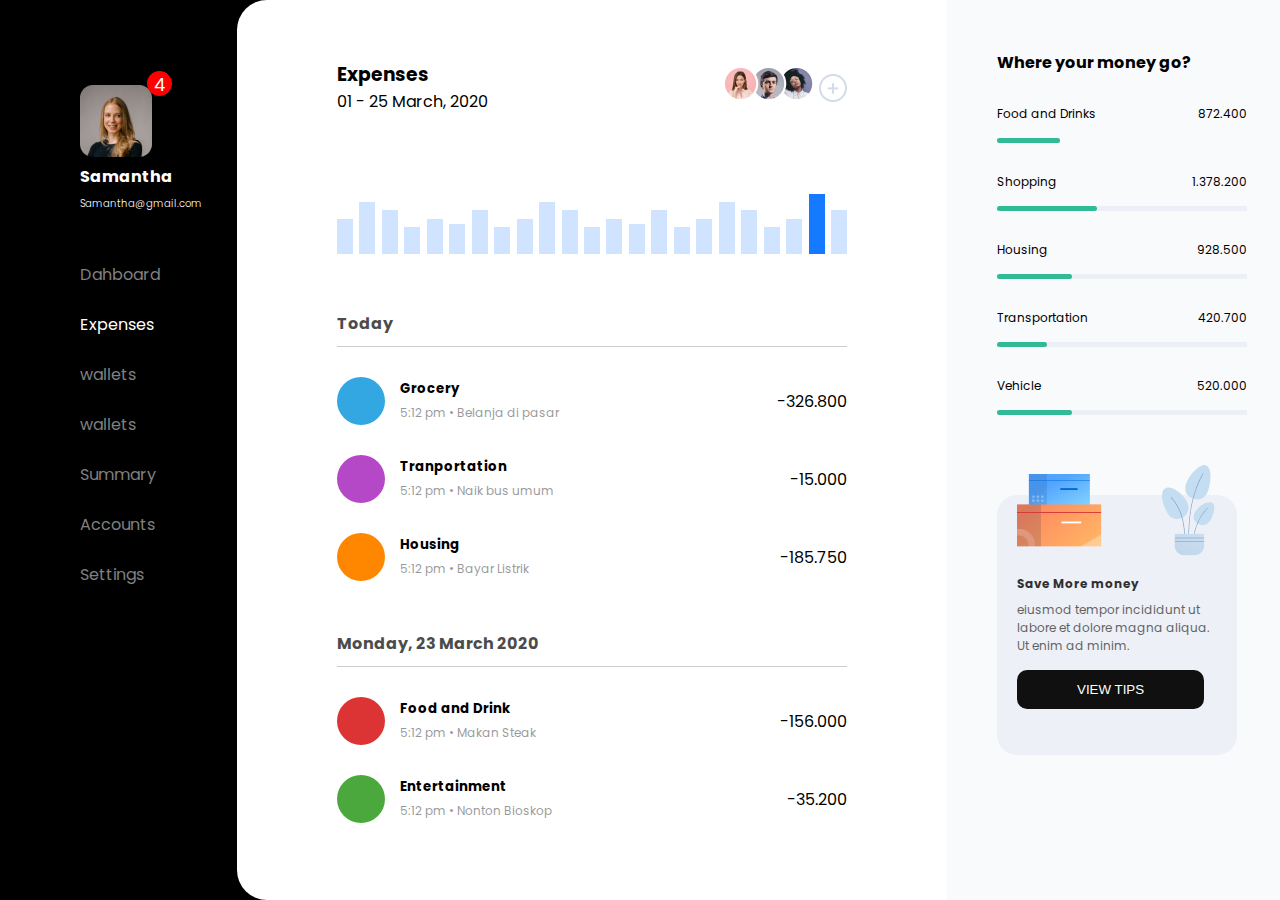
<file: dashboard.html>
<!DOCTYPE html>
<html lang="en">

<head>
    <meta charset="UTF-8">
    <meta name="viewport" content="width=device-width, initial-scale=1.0">
    <title>Dashboard</title>
    <link rel="stylesheet" href="./styles/dashboard.css">
    <link rel="preconnect" href="https://fonts.googleapis.com">
    <link rel="preconnect" href="https://fonts.gstatic.com" crossorigin>
    <link
        href="https://fonts.googleapis.com/css2?family=Poppins:ital,wght@0,100;0,200;0,300;0,400;0,500;0,600;0,700;0,800;0,900;1,100;1,200;1,300;1,400;1,500;1,600;1,700;1,800;1,900&display=swap"
        rel="stylesheet">
    <link rel="stylesheet" href="https://cdnjs.cloudflare.com/ajax/libs/font-awesome/6.5.2/css/all.min.css"
        integrity="sha512-SnH5WK+bZxgPHs44uWIX+LLJAJ9/2PkPKZ5QiAj6Ta86w+fsb2TkcmfRyVX3pBnMFcV7oQPJkl9QevSCWr3W6A=="
        crossorigin="anonymous" referrerpolicy="no-referrer" />

</head>

<body>

    <section>
        <div class="container">
            <div class="dash__body">
                <div class="dash__left__sidebar">
                    <div class="profile">
                        <img src="./assests/Profile.png" alt="">
                        <h4>Samantha</h4>
                        <span class="email">Samantha@gmail.com</span>
                        <span class="notfication">4</span>

                    </div>
                    <div class="dash__menue__container">
                        <div class="dash__menue">
                            <ul>
                                <li><a href="">Dahboard</a></li>
                                <li><a class="active" href="">Expenses</a></li>
                                <li><a href="">wallets</a></li>
                                <li><a href="">wallets</a></li>
                                <li><a href="">Summary</a></li>
                                <li><a href="">Accounts</a></li>
                                <li><a href="">Settings</a></li>
                            </ul>
                        </div>
                    </div>
                </div>

                <div class="dash__right__part">
                    <div class="Left__content_container">

                        <div class="bx__one">
                            <div>
                                <h3>Expenses</h3>
                                <span>01 - 25 March, 2020</span>
                            </div>
                            <div>
                                <img src="./assests/Group 9.png" alt="">
                                <img src="./assests/Group 3 Copy 7.png" alt="">

                            </div>
                        </div>

                        <div class="stats">
                            <img src="./assests/Stats.png" alt="">
                        </div>
<!-- 
                        <div>
                            <canvas id="myChart"></canvas>
                        </div> -->

                        <div class="expenses">
                            <div class="expenses__heading">
                                <h4>Today</h4>
                                <i class="fa-solid fa-ellipsis"></i>
                            </div>
                            <div class="expenses__item__lists">

                                <div class="list__one">
                                    <div class="list__content">
                                        <div class="list__style">
                                            <div>
                                                <i class="fa-solid fa-cart-shopping"></i>
                                            </div>
                                            <div class="item__name">
                                                <h5>Grocery</h5>
                                                <span>5:12 pm • Belanja di pasar</span>
                                            </div>
                                        </div>
                                        <div>-326.800</div>
                                    </div>


                                </div>

                                <div class="list__one">
                                    <div class="list__content">
                                        <div class="list__style">
                                            <div>
                                                <i class="fa-solid fa-bus-simple"
                                                    style="background-color: #B548C6;"></i>
                                            </div>
                                            <div class="item__name">
                                                <h5>Tranportation</h5>
                                                <span>5:12 pm • Naik bus umum</span>
                                            </div>
                                        </div>
                                        <div>-15.000</div>
                                    </div>


                                </div>

                                <div class="list__one">
                                    <div class="list__content">
                                        <div class="list__style">
                                            <div>
                                                <i class="fa-solid fa-house" style="background-color: #FF8700;"></i>
                                            </div>
                                            <div class="item__name">
                                                <h5>Housing</h5>
                                                <span>5:12 pm • Bayar Listrik</span>
                                            </div>
                                        </div>
                                        <div>-185.750</div>
                                    </div>


                                </div>

                            </div>
                        </div>
                        <div class="expenses">
                            <div class="expenses__heading">
                                <h4>Monday, 23 March 2020</h4>
                                <i class="fa-solid fa-ellipsis"></i>
                            </div>
                            <div class="expenses__item__lists">

                                <div class="list__one">
                                    <div class="list__content">
                                        <div class="list__style">
                                            <div>
                                                <i class="fa-solid fa-bread-slice"
                                                    style="background-color: #DC3434;"></i>
                                            </div>
                                            <div class="item__name">
                                                <h5>Food and Drink</h5>
                                                <span>5:12 pm • Makan Steak</span>
                                            </div>
                                        </div>
                                        <div>-156.000</div>
                                    </div>


                                </div>

                                <div class="list__one">
                                    <div class="list__content">
                                        <div class="list__style">
                                            <div>
                                                <i class="fa-solid fa-circle-play"
                                                    style="background-color: #4BA83D;"></i>
                                            </div>
                                            <div class="item__name">
                                                <h5>Entertainment</h5>
                                                <span>5:12 pm • Nonton Bioskop</span>
                                            </div>
                                        </div>
                                        <div>-35.200</div>
                                    </div>


                                </div>
                            </div>
                        </div>
                    </div>

                    <div class="right__content_container">

                        <h4>Where your money go?</h4>

                        <div class="progress__bar__body">
                            <div class="bar__one">
                                <div class="bar__heading">
                                    <span>Food and Drinks</span>
                                    <span>872.400</span>
                                </div>
                                <div class="bar__main__body">
                                    <div class="incresing__bar" style="width: 25%;">
                                        <div class="incresing__bar__inner"></div>
                                    </div>
                                </div>
                            </div>
                            <div class="bar__one">
                                <div class="bar__heading">
                                    <span>Shopping</span>
                                    <span>1.378.200</span>
                                </div>
                                <div class="bar__main__body">
                                    <div class="incresing__bar">
                                        <div class="incresing__bar__inner" style="width: 40%;"></div>
                                    </div>
                                </div>
                            </div>
                            <div class="bar__one">
                                <div class="bar__heading">
                                    <span>Housing</span>
                                    <span>928.500</span>
                                </div>
                                <div class="bar__main__body">
                                    <div class="incresing__bar">
                                        <div class="incresing__bar__inner" style="width: 30%;"></div>
                                    </div>
                                </div>
                            </div>
                            <div class="bar__one">
                                <div class="bar__heading">
                                    <span>Transportation</span>
                                    <span>420.700</span>
                                </div>
                                <div class="bar__main__body">
                                    <div class="incresing__bar">
                                        <div class="incresing__bar__inner" style="width: 20%;"></div>
                                    </div>
                                </div>
                            </div>
                            <div class="bar__one">
                                <div class="bar__heading">
                                    <span>Vehicle</span>
                                    <span>520.000</span>
                                </div>
                                <div class="bar__main__body">
                                    <div class="incresing__bar">
                                        <div class="incresing__bar__inner" style="width: 30%;"></div>
                                    </div>
                                </div>
                            </div>


                        </div>

                        <div class="card__container">
                            <div class="card">
                                <div class="card__body">
                                    <div class="card__img__body">
                                        <div class="card__img">
                                            <div>
                                                <img src="./assests/Illustration.png" alt="">
                                            </div>
                                            <div>
                                                <img src="./assests/Illustration tree.png" alt="">
                                            </div>
                                        </div>
                                    </div>
                                    <div class="card__content">
                                        <div>
                                            <h5>Save More money</h5>
                                            <p>
                                                eiusmod tempor incididunt ut labore et dolore magna aliqua. Ut enim ad
                                                minim.
                                            </p>
                                        </div>
                                        <div class="btn"><button>VIEW TIPS</button></div>
                                    </div>


                                </div>

                            </div>
                        </div>

                    </div>
                </div>
            </div>
        </div>
    </section>

    <!-- <script src="https://cdn.jsdelivr.net/npm/chart.js"></script> -->


    <!-- <script>
        const ctx = document.getElementById('myChart').getContext('2d');
      
        new Chart(ctx, {
          type: 'bar',
          data: {
            labels: ['Red', 'Blue', 'Yellow', 'Green', 'Purple', 'Orange'],
            datasets: [{
              label: '# of Votes',
              data: [12, 19, 3, 5, 2, 3],
              borderWidth: 1
            }]
          },
          options: {
           events:[click],
          }
        });
      </script> -->
</body>

</html>
</file>
<file: styles/dashboard.css>
* {
  margin: 0px;
  padding: 0px;
  box-sizing: border-box;
}

:root {
  --logo_font: "Oranienbaum", serif;
}

@font-face {
  font-family: switzer;
  src: url("../fonts/Switzer-Variable.ttf");
}

@font-face {
  font-family: boska;
  /* src: url("./fonts/Boska-Variable.ttf"); */
  src: url("../fonts/Boska-Variable.ttf");
}
@font-face {
  font-family: boska_italic;
  /* src: url("./fonts/Boska-VariableItalic.ttf"); */
  src: url("../fonts/Switzer-VariableItalic.ttf");
}

/* dashboad */



.container {
  max-width: 1440px;
  margin: 0 auto;

  .dash__body {
    background-color: black;
    font-family: "Poppins", sans-serif;
    display: flex;

    .dash__left__sidebar {
      color: #fff;
      width: 237px;
      height: 100vh;
      display: flex;
      justify-content: left;
      align-items: start;
      flex-direction: column;
      gap: 50px;
      padding: 65px 80px;

      .profile {
        display: flex;
        flex-direction: column;
        justify-content: left;
        align-items: start;
        gap: 7px;
        margin-top: 20px;
        position: relative;

        .email {
          font-size: 10px;
          font-weight: 300;
          font-style: normal;
        }

        .notfication {
          width: 25px;
          height: 25px;
          border-radius: 50%;
          text-align: center;
          position: absolute;
          top: -14px;
          right: 30px;
          background-color: red;
          color: #fff;
          font-size: 18px;
        }
      }

      .dash__menue__container {
        .dash__menue {
          ul {
            li {
              list-style: none;
              margin-bottom: 25px;

              a {
                text-decoration: none;
                color: gray;
              }
            }
          }
          .active {
            color: #fff;
          }
        }
      }
    }

    .dash__right__part {
      background-color: #fff;
      flex: 1;
      /* display: flex; */
      display: grid;
      grid-template-columns: 1fr 350px;
      border-radius: 30px;

      .Left__content_container {
        display: flex;
        flex-direction: column;
        gap: 50px;
        padding: 60px 100px;

        .bx__one {
          display: flex;
          justify-content: space-between;
          align-items: center;
        }

        .stats {
          margin-top: 30px;
        }

        .expenses {
          .expenses__heading {
            h4 {
              margin-bottom: 10px;
              opacity: 0.7;
            }
            display: flex;
            justify-content: space-between;
            align-items: center;
            border-bottom: 1px solid rgb(128 128 128 / 40%);
            i {
              opacity: 0.4;
            }
          }

          .expenses__item__lists {
            .list__one {
              margin-top: 30px;
              .list__content {
                display: flex;
                justify-content: space-between;
                align-items: center;

                .list__style {
                  display: flex;
                  justify-content: center;
                  align-items: center;
                  gap: 15px;
                  i {
                    width: 48px;
                    height: 48px;
                    border-radius: 50%;
                    display: flex;
                    justify-content: center;
                    align-items: center;
                    color: #fff;
                    background-color: #32a7e2;
                  }
                  .item__name {
                    span {
                      font-size: 12px;
                      opacity: 0.4;
                    }
                  }
                }
              }
            }
          }
        }
      }
    }
  }
}

.right__content_container {
  padding: 70px 50px;
  background-color: #f9fafc;
  h4 {
    font-size: 16px;
  }
  padding: 50px;
  .progress__bar__body {
    .bar__one {
      margin-top: 30px;
      .bar__heading {
        display: flex;
        justify-content: space-between;
        align-items: center;
        gap: 100px;
        font-size: 12px;
      }
      .bar__main__body {
        margin-top: 15px;
        .incresing__bar {
          width: 100%;
          height: 5px;
          background-color: #eceff5;
          .incresing__bar__inner {
            background-color: #31ba96;
            height: 100%;
            border-radius: 10px;
          }
        }
      }
    }
  }
  .card__container {
    margin-top: 80px;

    .card {
      .card__body {
        width: 240px;
        height: 260px;
        background-color: #edf0f6;
        border-radius: 20px;
        .card__img__body {
          position: relative;
          height: 80px;
          .card__img {
            padding: 0px 20px 0px 20px;
            display: flex;
            align-items: center;
            gap: 60px;
            position: relative;
            top: -30px;
          }
        }
        .card__content {
          padding: 0px 20px;
          h5 {
            font-size: 12px;
            opacity: 0.8;
            margin-bottom: 8px;
          }
          div {
            p {
              text-align: left;
              font-size: 12px;
              opacity: 0.6;
            }
          }
          .btn {
            margin-top: 15px;
            button {
              border: none;
              outline: none;
              padding: 12px 60px;
              border-radius: 10px;
              color: #fff;
              background-color: #101010;
            }
          }
        }
      }
    }
  }
}
</file>
